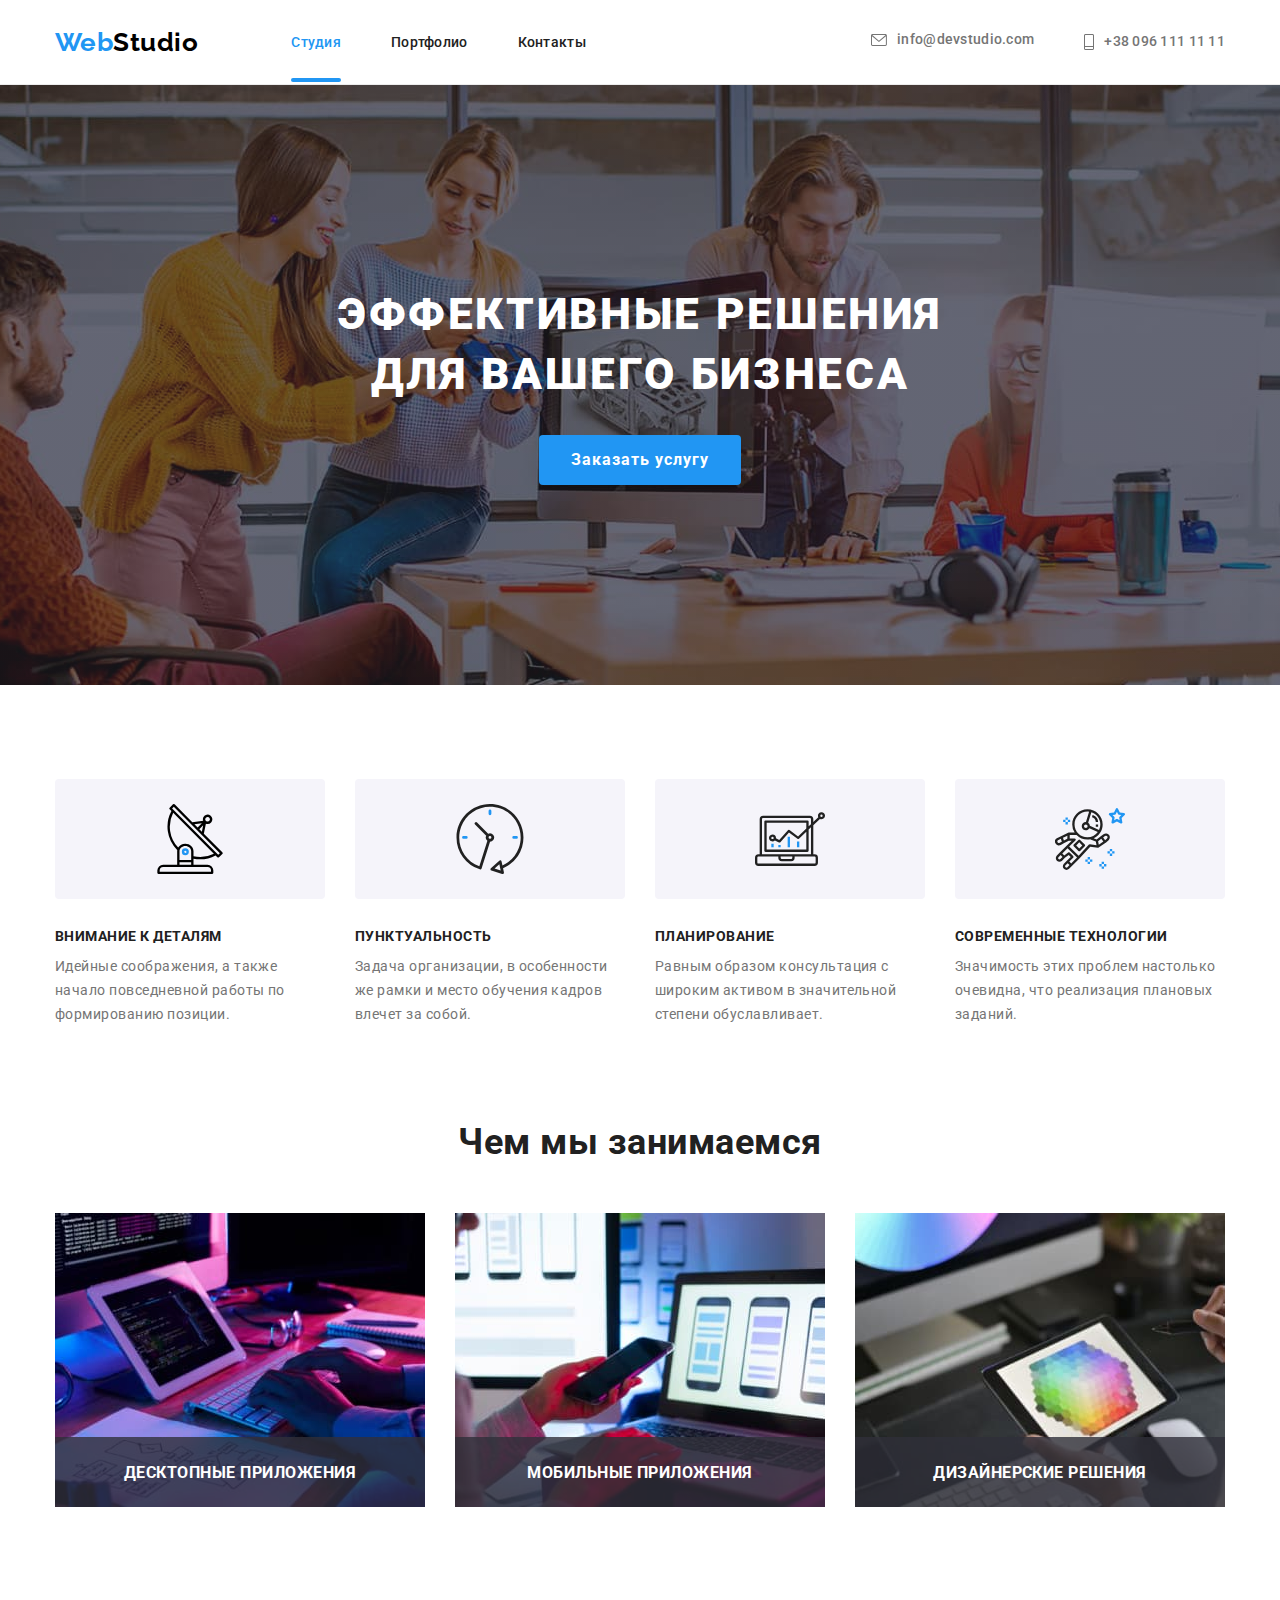
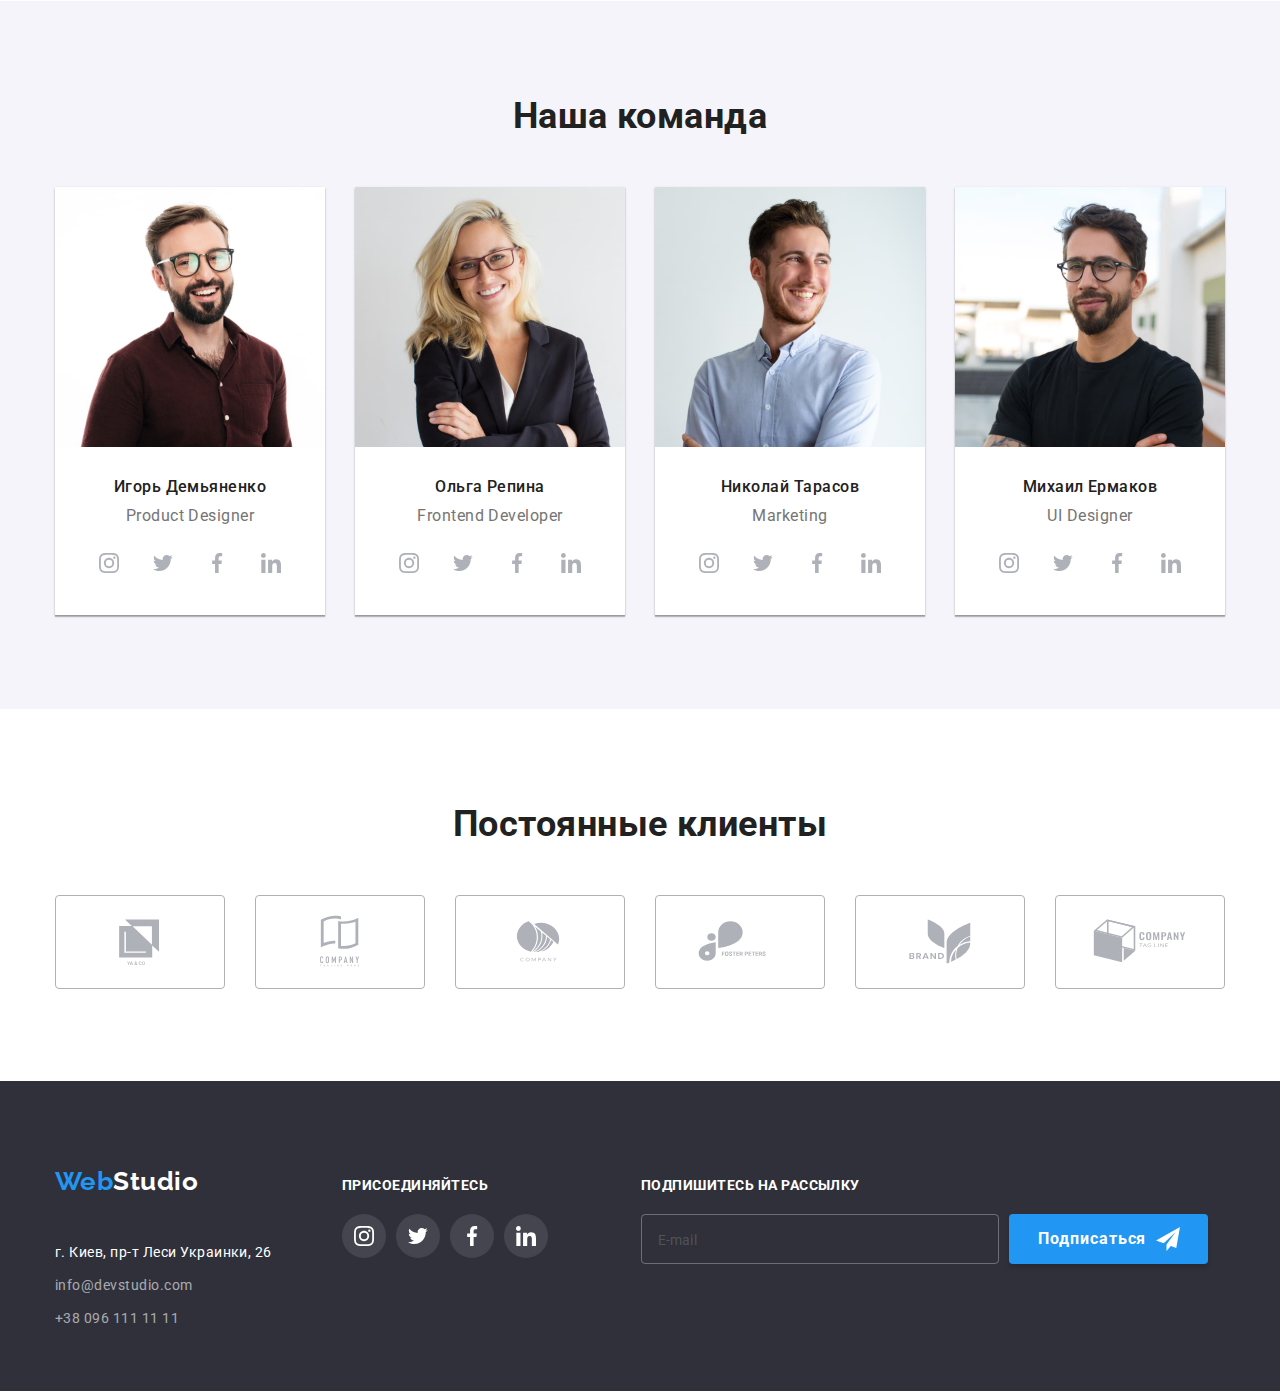
<file: index.html>
<!DOCTYPE html>
<html lang="ru">
<head>
    <meta charset="UTF-8">
    <meta http-equiv="X-UA-Compatible" content="IE=edge">
    <meta name="viewport" content="width=device-width, initial-scale=1.0">
    <title>Студия</title>
    <link rel="preconnect" href="https://fonts.googleapis.com">
    <link rel="preconnect" href="https://fonts.gstatic.com" crossorigin>
    <link href="https://fonts.googleapis.com/css2?family=Raleway:wght@700&family=Roboto:wght@400;500;700;900&display=swap"
        rel="stylesheet">
    <link rel="stylesheet" href="https://cdnjs.cloudflare.com/ajax/libs/modern-normalize/1.1.0/modern-normalize.min.css">
    <link rel="stylesheet" href="./css/styles.css">
</head>
<body>

    <!--Header-->
    <header class="header">
        <div class="container">
            <a class="logo" href="./index.html"><span class="logo-firstpart">Web</span>Studio</a>
            <nav class="header-nav">
                <ul class="header-list list">
                    <li class="nav-item"><a class="nav-link active" href="./index.html">Студия</a></li>
                    <li class="nav-item"><a class="nav-link" href="./portfolio.html">Портфолио</a></li>
                    <li class="nav-item"><a class="nav-link" href="">Контакты</a></li>
                </ul>
            </nav>
            <ul class="header-contacts list">
                <li class="contacts-item">
                    <a class="contacts-link" href="mailto:info@devstudio.com">
                        <svg class="mail-icon">
                            <use href="./images/symbol-defs-optim.svg#icon-envelope"></use>
                        </svg>
                        info@devstudio.com
                    </a>
                </li>
                <li class="contacts-item">
                    <a class="contacts-link" href="tel:+380961111111">
                        <svg class="mob-icon">
                            <use href="./images/symbol-defs-optim.svg#icon-Mob"></use>
                        </svg>
                        +38 096 111 11 11
                    </a>
                </li>
            </ul>
        </div>
    </header>

    <!--Main-->
    <main>

        <!--Hero-->
        <section class="hero section overlay">
            <div class="container">
                <h1 class="hero-title">Эффективные решения для вашего бизнеса</h1>
                <button class="hero-button" type="button" data-modal-open>Заказать услугу</button>
            </div>
        </section>


        <!--Why you have to choose us-->
        
        <section class="about section">
            <div class="container">
                <h2 class="about-title visually-hidden">Почему мы</h2> <!--will be hidden-->
                <ul class="about-list list">
                    <li class="list-box">
                        <div class="icon-box">
                            <svg class="icon">
                                <use href="./images/symbol-defs-optim.svg#icon-antenna"></use>
                            </svg>
                        </div>                        
                        <h3 class="list-title">Внимание к деталям</h3>
                        <p class="list-item">Идейные соображения, а также начало повседневной работы по формированию позиции.</p>
                    </li>

                    <li class="list-box">
                        <div class="icon-box">
                            <svg class="icon">
                                <use href="./images/symbol-defs-optim.svg#icon-Clock"></use>
                            </svg>
                        </div>                    
                        <h3 class="list-title">Пунктуальность</h3>
                        <p class="list-item">Задача организации, в особенности же рамки и место обучения кадров влечет за собой.</p>
                    </li>

                    <li class="list-box">
                        <div class="icon-box">
                            <svg class="icon">
                                <use href="./images/symbol-defs-optim.svg#icon-diagram"></use>
                            </svg>
                        </div>                        
                        <h3 class="list-title">Планирование</h3>
                        <p class="list-item">Равным образом консультация с широким активом в значительной степени обуславливает.</p>
                    </li>

                    <li class="list-box">
                        <div class="icon-box">
                            <svg class="icon">
                                <use href="./images/symbol-defs-optim.svg#icon-astronaut"></use>
                            </svg>
                        </div>                        
                        <h3 class="list-title">Современные технологии</h3>
                        <p class="list-item">Значимость этих проблем настолько очевидна, что реализация плановых заданий.</p>
                    </li>                    
                    
                </ul>
            </div>
        </section>

        <!--What we are doing-->

        <section class="direction section">
            <div class="container">
                <h2 class="direction-title">Чем мы занимаемся</h2>
                <ul class="direction-list list">
                    <li class="list-box">
                        <div class="thumb">
                            <img src="./images/box1.jpg" alt="разработка приложений" width="370">
                            <div class="item-title">
                                <h3>Десктопные приложения</h3>
                            </div>
                        </div>
                    </li>

                    <li class="list-box">
                        <div class="thumb">
                            <img src="./images/box2.jpg" alt="разработка мобильных приложений" width="370">
                            <div class="item-title">
                                <h3>Мобильные приложения</h3>
                            </div>
                        </div>
                    </li>

                    <li class="list-box">
                        <div class="thumb">
                            <img src="./images/box3.jpg" alt="дизайн" width="370">
                            <div class="item-title">
                                <h3>Дизайнерские решения</h3>
                            </div>
                        </div>                        
                    </li>
                </ul>
            </div>
        </section>

        <!--Our team-->

        <section class="team section">
            <div class="container">
                <h2 class="team-title">Наша команда</h2>
                <ul class="team-list list">
                    <li class="list-box">
                        <img class="team-pic" src="./images/img-team1.jpg" alt="Игорь Демьяненко" width="270">
                        <div class="card-description">
                            <h3 class="list-title">Игорь Демьяненко</h3>
                            <p class="list-item" lang="en">Product Designer</p>
                            <ul class="icons-list list">
                                <li class="icons-item">
                                    <a href="" class="box-item">
                                        <svg class="icon">
                                            <use href="./images/symbol-defs-optim.svg#icon-instagram-2"></use>
                                        </svg>
                                    </a>
                                </li>
                                <li class="icons-item">
                                    <a href="" class="box-item">
                                        <svg class="icon" width="20" height="20">
                                            <use href="./images/symbol-defs-optim.svg#icon-Group"></use>
                                        </svg>
                                    </a>
                                </li>
                                <li class="icons-item">
                                    <a href="" class="box-item">
                                        <svg class="icon" width="20" height="20">
                                            <use href="./images/symbol-defs-optim.svg#icon-facebook"></use>
                                        </svg>
                                    </a>
                                </li>
                                <li class="icons-item">
                                    <a href="" class="box-item">
                                        <svg class="icon" width="20" height="20">
                                            <use href="./images/symbol-defs-optim.svg#icon-linkedin-1"></use>
                                        </svg>
                                    </a>
                                </li>
                            </ul>
                        </div>                        
                    </li>

                    <li class="list-box">
                        <img class="team-pic" src="./images/img-team2.jpg" alt="Ольга Репина" width="270">
                        <div class="card-description">
                            <h3 class="list-title">Ольга Репина</h3>
                            <p class="list-item" lang="en">Frontend Developer</p>
                            <ul class="icons-list list">
                                <li class="icons-item">
                                    <a href="" class="box-item">
                                        <svg class="icon">
                                            <use href="./images/symbol-defs-optim.svg#icon-instagram-2"></use>
                                        </svg>
                                    </a>
                                </li>
                                <li class="icons-item">
                                    <a href="" class="box-item">
                                        <svg class="icon" width="20" height="20">
                                            <use href="./images/symbol-defs-optim.svg#icon-Group"></use>
                                        </svg>
                                    </a>
                                </li>
                                <li class="icons-item">
                                    <a href="" class="box-item">
                                        <svg class="icon" width="20" height="20">
                                            <use href="./images/symbol-defs-optim.svg#icon-facebook"></use>
                                        </svg>
                                    </a>
                                </li>
                                <li class="icons-item">
                                    <a href="" class="box-item">
                                        <svg class="icon" width="20" height="20">
                                            <use href="./images/symbol-defs-optim.svg#icon-linkedin-1"></use>
                                        </svg>
                                    </a>
                                </li>
                            </ul>
                        </div>
                    </li>

                    <li class="list-box">
                        <img class="team-pic" src="./images/img-team3.jpg" alt="Николай Тарасов" width="270">
                        <div class="card-description">
                            <h3 class="list-title">Николай Тарасов</h3>
                            <p class="list-item" lang="en">Marketing</p>
                            <ul class="icons-list list">
                                <li class="icons-item">
                                    <a href="" class="box-item">
                                        <svg class="icon">
                                            <use href="./images/symbol-defs-optim.svg#icon-instagram-2"></use>
                                        </svg>
                                    </a>
                                </li>
                                <li class="icons-item">
                                    <a href="" class="box-item">
                                        <svg class="icon" width="20" height="20">
                                            <use href="./images/symbol-defs-optim.svg#icon-Group"></use>
                                        </svg>
                                    </a>
                                </li>
                                <li class="icons-item">
                                    <a href="" class="box-item">
                                        <svg class="icon" width="20" height="20">
                                            <use href="./images/symbol-defs-optim.svg#icon-facebook"></use>
                                        </svg>
                                    </a>
                                </li>
                                <li class="icons-item">
                                    <a href="" class="box-item">
                                        <svg class="icon" width="20" height="20">
                                            <use href="./images/symbol-defs-optim.svg#icon-linkedin-1"></use>
                                        </svg>
                                    </a>
                                </li>
                            </ul>
                        </div>
                    </li>
                    
                    <li class="list-box">
                        <img class="team-pic" src="./images/img-team4.jpg" alt="Михаил Ермаков" width="270">
                        <div class="card-description">
                            <h3 class="list-title">Михаил Ермаков</h3>
                            <p class="list-item" lang="en">UI Designer</p>
                            <ul class="icons-list list">
                                <li class="icons-item">
                                    <a href="" class="box-item">
                                        <svg class="icon">
                                            <use href="./images/symbol-defs-optim.svg#icon-instagram-2"></use>
                                        </svg>
                                    </a>
                                </li>
                                <li class="icons-item">
                                    <a href="" class="box-item">
                                        <svg class="icon" width="20" height="20">
                                            <use href="./images/symbol-defs-optim.svg#icon-Group"></use>
                                        </svg>
                                    </a>
                                </li>
                                <li class="icons-item">
                                    <a href="" class="box-item">
                                        <svg class="icon" width="20" height="20">
                                            <use href="./images/symbol-defs-optim.svg#icon-facebook"></use>
                                        </svg>
                                    </a>
                                </li>
                                <li class="icons-item">
                                    <a href="" class="box-item">
                                        <svg class="icon" width="20" height="20">
                                            <use href="./images/symbol-defs-optim.svg#icon-linkedin-1"></use>
                                        </svg>
                                    </a>
                                </li>
                            </ul>
                        </div>
                    </li>

                </ul>
            </div>
        </section>

        <!--Partners-->

        <section class="partners section">
            <div class="container">
                <h2 class="partners-title">Постоянные клиенты</h2>
                <ul class="partners-list list">
                    <li class="list-item">                       
                        <a href="" class="box-item">
                            <svg class="icon">
                                <use href="./images/symbol-defs-optim.svg#icon-Logo"></use>
                            </svg>
                        </a>                                                
                    </li>

                    <li class="list-item">                        
                        <a href="" class="box-item">
                            <svg class="icon">
                                <use href="./images/symbol-defs-optim.svg#icon-Logo-1"></use>
                            </svg>
                        </a>                        
                    </li>

                    <li class="list-item">                        
                        <a href="" class="box-item">
                            <svg class="icon">
                                <use href="./images/symbol-defs-optim.svg#icon-Logo-2"></use>
                            </svg>
                        </a>                        
                    </li>

                    <li class="list-item">                        
                        <a href="" class="box-item">
                            <svg class="icon">
                                <use href="./images/symbol-defs-optim.svg#icon-Logo-3"></use>
                            </svg>
                        </a>                        
                    </li>

                    <li class="list-item">                        
                        <a href="" class="box-item">
                            <svg class="icon">
                                <use href="./images/symbol-defs-optim.svg#icon-Logo-4"></use>
                            </svg>
                        </a>                        
                    </li>

                    <li class="list-item">                        
                        <a href="" class="box-item">
                            <svg class="icon">
                                <use href="./images/symbol-defs-optim.svg#icon-Logo-5"></use>
                            </svg>
                        </a>                        
                    </li>
                </ul>
            </div>
        </section>

    </main>

    <!--Footer-->

    <footer class="footer">
        <div class="container">

                <!-- Requisites -->

            <div class="requisites">
                <a class="logo" href="./index.html"><span class="logo-firstpart">Web</span><span
                        class="logo-secondpart">Studio</span></a>
                <address class="address">
                    <ul class="address-list list">
                        <li class="list-box"><a class="address-item location" href="https://goo.gl/maps/s8NR3Wxpw5gGEiD7A"
                                target="_blank" rel="noreferrer">г. Киев, пр-т Леси Украинки, 26</a></li>
                        <li class="list-box"><a class="address-item" href="mailto:info@devstudio.com">info@devstudio.com</a></li>
                        <li class="list-box"><a class="address-item" href="tel:+380961111111">+38 096 111 11 11</a></li>
                    </ul>
                </address>
            </div>

                <!-- Add to us -->

            <div class="add">
                <h2 class="add-title">присоединяйтесь</h2>
                <ul class="add-list list">
                    <li class="list-item">
                        <a href="" class="box-item">
                            <svg class="icon">
                                <use href="./images/symbol-defs-optim.svg#icon-instagram-2"></use>
                            </svg>
                        </a>                        
                    </li>
                    <li class="list-item">
                        <a href="" class="box-item">
                            <svg class="icon">
                                <use href="./images/symbol-defs-optim.svg#icon-Group"></use>
                            </svg>
                        </a>                        
                    </li>
                    <li class="list-item">
                        <a href="" class="box-item">
                            <svg class="icon">
                                <use href="./images/symbol-defs-optim.svg#icon-facebook"></use>
                            </svg>
                        </a>                        
                    </li>
                    <li class="list-item">
                        <a href="" class="box-item">
                            <svg class="icon">
                                <use href="./images/symbol-defs-optim.svg#icon-linkedin-1"></use>
                            </svg>
                        </a>                        
                    </li>
                </ul>
            </div>

                <!-- Subscribe -->
                
            <div class="subscribe">
                <h2 class="subscribe-title">Подпишитесь на рассылку</h2>
                <form name="subscribe" autocomplete="on" class="subscribe-form">
                    <input type="email" name="email" placeholder="E-mail" class="subscribe-input">
                    <button class="subscribe-button" type="submit">
                        Подписаться
                        <svg class="subscribe-icon" width="24" height="24">
                            <use href="./images/hw-6/symbol-defs-opt.svg#icon-icon-send"></use>
                        </svg>
                    </button>                 
                </form>
            </div>

        </div>        
    </footer>

    <div class="drop-bg is-hidden" data-modal>
        <div class="modal">
            <button class="button" type="button" data-modal-close>
                <svg class="cross">
                    <use href="./images/hw-5/symbol-defs-opt.svg#icon-close"></use>
                </svg>
            </button>

            <h2 class="modal-title">Оставьте свои данные, мы вам перезвоним</h2>

                <!-- FORM -->

            <form class="modal-form" name="modal">
                <div class="form-item">
                    <label class="form-label">
                        Имя
                        <span class="form-box">
                            <svg class="modal-icon" width="18" height="18">
                                <use href="./images/hw-6/symbol-defs-opt.svg#icon-person-black"></use>
                            </svg>
                            <input class="modal-input" type="text" name="name">
                        </span>
                        
                    </label>
                </div>
                
                <div class="form-item">
                    <label class="form-label">
                        Телефон
                        <span class="form-box">
                            <svg class="modal-icon" width="18" height="18">
                                <use href="./images/hw-6/symbol-defs-opt.svg#icon-phone-black"></use>
                            </svg>
                            <input class="modal-input" type="tel" name="tel">
                        </span>                        
                    </label>
                </div>
                
                <div class="form-item">
                    <label class="form-label">
                        Почта
                        <span class="form-box">
                            <svg class="modal-icon" width="18" height="18">
                                <use href="./images/hw-6/symbol-defs-opt.svg#icon-email-black"></use>
                            </svg>
                            <input class="modal-input" type="email" name="email">
                        </span>                        
                    </label>
                </div>
                
                <div class="form-item comment">
                    <label class="form-label comment-label">
                        Комментарий
                        <textarea class="modal-input comment-input" name="feedback" rows="6" placeholder="Введите текст"></textarea>
                    </label>
                </div>
                
                <label class="label-check">                    
                    <input class="input-cneck" type="checkbox" name="agreement" value="agree">
                    <svg class="check-icon" width="16" height="15">
                        <use href="./images/hw-6/symbol-defs-opt.svg#icon-check"></use>
                    </svg>
                    Соглашаюсь с рассылкой и принимаю &nbsp;
                    <a class="check-link" href="">Условия договора</a>
                </label>

                <button class="form-button" type="submit"><span class="button-text">Отправить</span></button>
            </form>
        </div>        
    </div>

    <script src="./js/modal.js"></script>

</body>
</html>
</file>
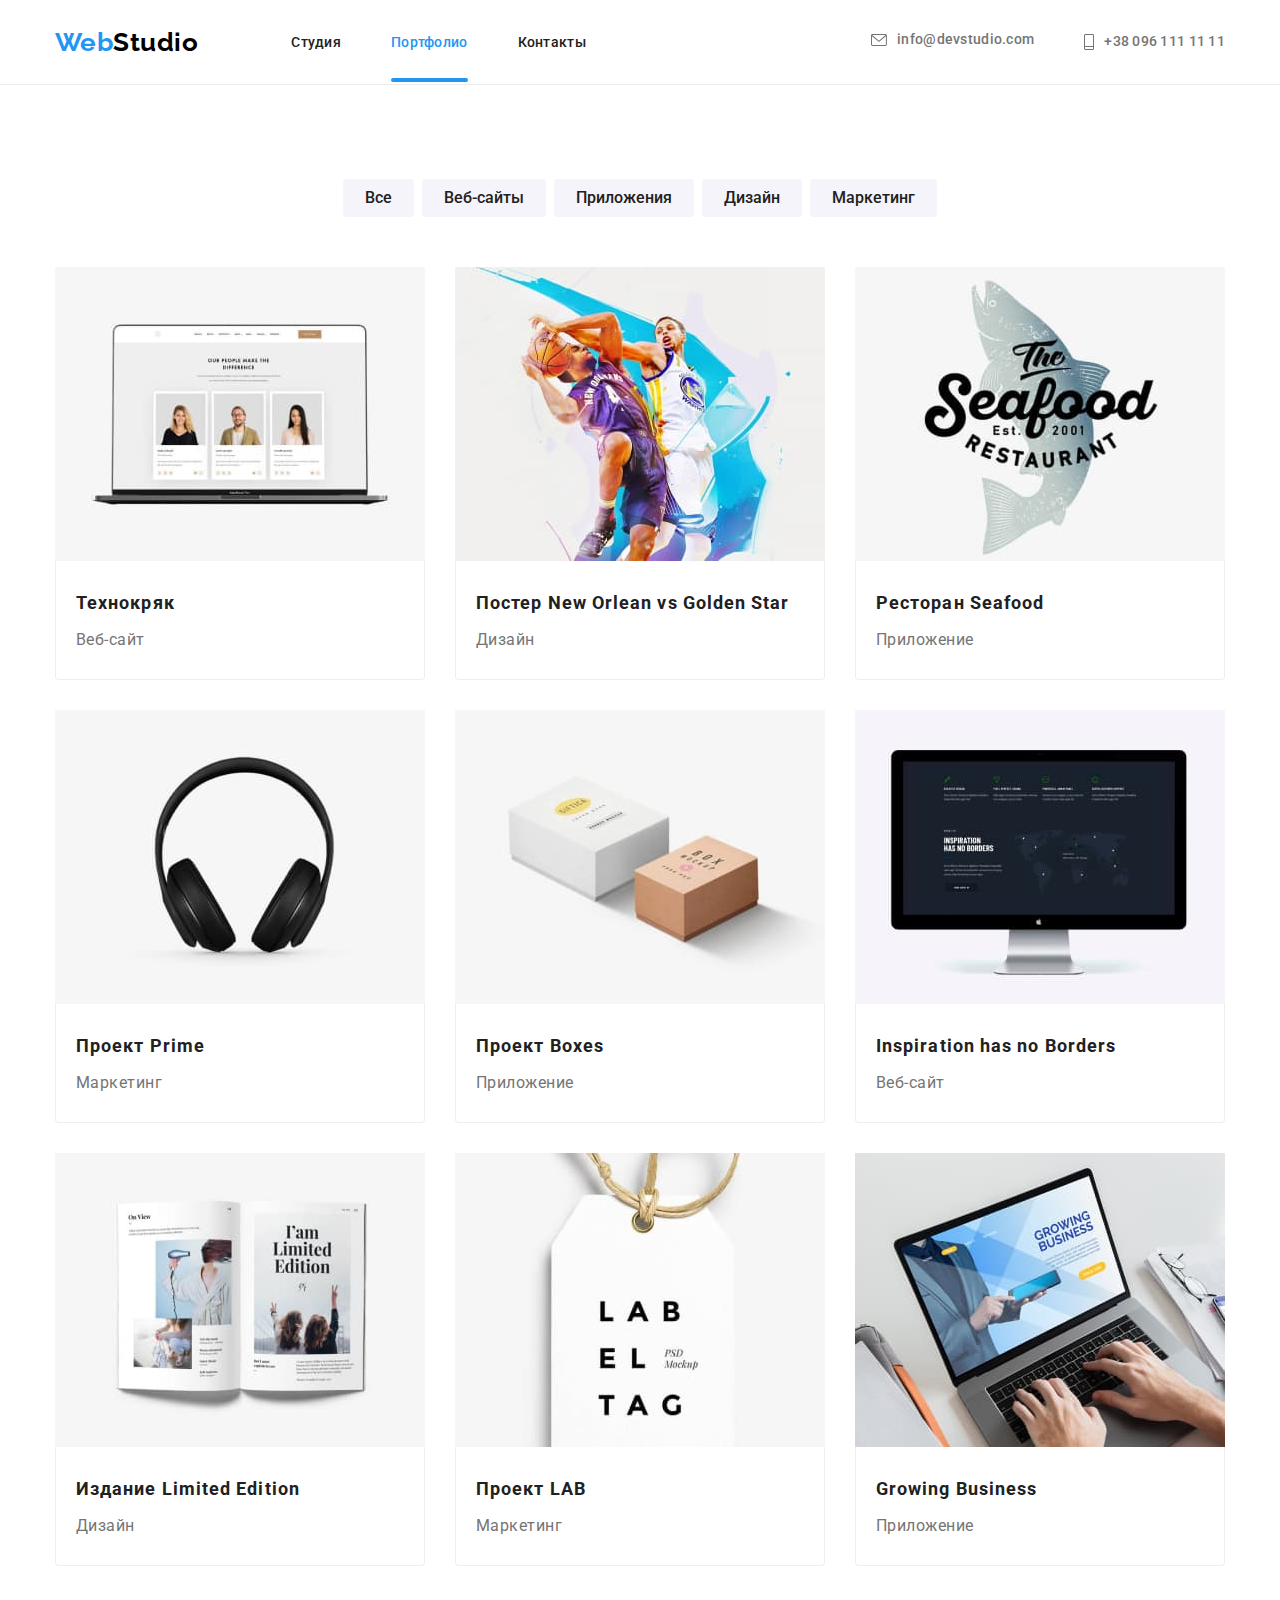
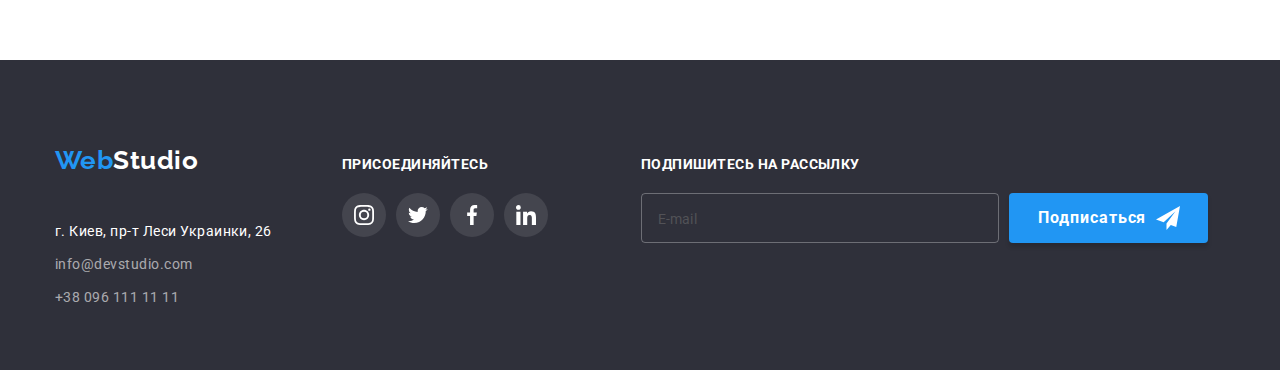
<file: portfolio.html>
<!DOCTYPE html>
<html lang="ru">

<head>
    <meta charset="UTF-8">
    <meta http-equiv="X-UA-Compatible" content="IE=edge">
    <meta name="viewport" content="width=device-width, initial-scale=1.0">
    <title>Портфолио</title>
    <link rel="preconnect" href="https://fonts.googleapis.com">
    <link rel="preconnect" href="https://fonts.gstatic.com" crossorigin>
    <link href="https://fonts.googleapis.com/css2?family=Raleway:wght@700&family=Roboto:wght@400;500;700;900&display=swap"
        rel="stylesheet">
    <link rel="stylesheet" href="https://cdnjs.cloudflare.com/ajax/libs/modern-normalize/1.1.0/modern-normalize.min.css">
    <link rel="stylesheet" href="./css/styles.css">
</head>

<body>

    <!--Header-->
    <header class="header">
        <div class="container">
            <a class="logo" href="./index.html"><span class="logo-firstpart">Web</span>Studio</a>
            <nav class="header-nav">
                <ul class="header-list list">
                    <li class="nav-item"><a class="nav-link" href="./index.html">Студия</a></li>
                    <li class="nav-item"><a class="nav-link active" href="./portfolio.html">Портфолио</a></li>
                    <li class="nav-item"><a class="nav-link" href="">Контакты</a></li>
                </ul>
            </nav>
            <ul class="header-contacts list">
                <li class="contacts-item">
                    <a class="contacts-link" href="mailto:info@devstudio.com">
                        <svg class="mail-icon">
                            <use href="./images/symbol-defs-optim.svg#icon-envelope"></use>
                        </svg>
                        info@devstudio.com
                    </a>
                </li>
                <li class="contacts-item">
                    <a class="contacts-link" href="tel:+380961111111">
                        <svg class="mob-icon">
                            <use href="./images/symbol-defs-optim.svg#icon-Mob"></use>
                        </svg>
                        +38 096 111 11 11
                    </a>
                </li>
            </ul>
        </div>
    </header>

    <!--Main-->
    <main>

        <!--Portfolio main section-->
        
        <section class="portfolio section">

            <div class="container">
                <h1 class="portfolio-title visually-hidden">Portfolio</h1>
                <!--will be hidden - there is no on layout-->
                
                <ul class="portfolio-buttons list">
                    <li class="list-box"><button class="list-button" type="button">Все</button></li>
                    <li class="list-box"><button class="list-button" type="button">Веб-сайты</button></li>
                    <li class="list-box"><button class="list-button" type="button">Приложения</button></li>
                    <li class="list-box"><button class="list-button" type="button">Дизайн</button></li>
                    <li class="list-box"><button class="list-button" type="button">Маркетинг</button></li>
                </ul>
                
                <ul class="portfolio-list list">
                    <li class="portfolio-card">                        
                        <a class="portfolio-link" href="">
                            <div class="thumb">
                                <img src="./images/img-portfolio-one.jpg" alt="Веб-сайт Технокряк" width="370">
                                <div class="image-description">
                                    <p>Ресурс предлагает комплексные предложения с разным уровнем функционала и сервисов. Все это позволит
                                        посетителю получить
                                        исчерпывающие сведения о компании или частном лице.
                                    </p>
                                </div>
                            </div>                            
                            
                            <div class="card-description">
                                <h2 class="list-title">Технокряк</h2>
                                <p class="list-item">Веб-сайт</p>
                            </div>
                        </a>                        
                    </li>

                    <li class="portfolio-card">
                        <a class="portfolio-link" href="">
                            <div class="thumb">
                                <img src="./images/img-portfolio-two.jpg" alt="Дизайн Постера New Orlean vs Golden Star" width="370">
                                <div class="image-description">
                                    <p>Ресурс предлагает комплексные предложения с разным уровнем функционала и сервисов. Все это позволит
                                        посетителю получить
                                        исчерпывающие сведения о компании или частном лице.
                                    </p>
                                </div>
                            </div>                            
                            <div class="card-description">
                                <h2 class="list-title">Постер <span lang="en">New Orlean vs Golden Star</span></h2>
                                <p class="list-item">Дизайн</p>
                            </div>
                        </a>                                               
                    </li>

                    <li class="portfolio-card">
                        <a class="portfolio-link" href="">
                            <div class="thumb">
                                <img src="./images/img-portfolio-three.jpg" alt="Приложение Ресторан Seafood" width="370">
                                <div class="image-description">
                                    <p>Ресурс предлагает комплексные предложения с разным уровнем функционала и сервисов. Все это позволит
                                        посетителю получить
                                        исчерпывающие сведения о компании или частном лице.
                                    </p>
                                </div>
                            </div>
                            <div class="card-description">
                                <h2 class="list-title">Ресторан <span lang="en">Seafood</span></h2>
                                <p class="list-item">Приложение</p>
                            </div>
                        </a>                        
                    </li>

                    <li class="portfolio-card">
                        <a class="portfolio-link" href="">
                            <div class="thumb">
                                <img src="./images/img-portfolio-four.jpg" alt="Маркетинг Проект Prime" width="370">
                                <div class="image-description">
                                    <p>Ресурс предлагает комплексные предложения с разным уровнем функционала и сервисов. Все это позволит
                                        посетителю получить
                                        исчерпывающие сведения о компании или частном лице.
                                    </p>
                                </div>
                            </div>
                            <div class="card-description">
                                <h2 class="list-title">Проект <span lang="en">Prime</span></h2>
                                <p class="list-item">Маркетинг</p>
                            </div>
                        </a>                        
                    </li>

                    <li class="portfolio-card">
                        <a class="portfolio-link" href="">
                            <div class="thumb">
                                <img src="./images/img-portfolio-five.jpg" alt="Приложение Проект Boxes" width="370">
                                <div class="image-description">
                                    <p>Ресурс предлагает комплексные предложения с разным уровнем функционала и сервисов. Все это позволит
                                        посетителю получить
                                        исчерпывающие сведения о компании или частном лице.
                                    </p>
                                </div>
                            </div>
                            <div class="card-description">
                                <h2 class="list-title">Проект <span lang="en">Boxes</span></h2>
                                <p class="list-item">Приложение</p>
                            </div>
                        </a>                        
                    </li>

                    <li class="portfolio-card">
                        <a class="portfolio-link" href="">
                            <div class="thumb">
                                <img src="./images/img-portfolio-six.jpg" alt="Веб-сайт Inspiration has no Borders" width="370">
                                <div class="image-description">
                                    <p>Ресурс предлагает комплексные предложения с разным уровнем функционала и сервисов. Все это позволит
                                        посетителю получить
                                        исчерпывающие сведения о компании или частном лице.
                                    </p>
                                </div>
                            </div>
                            <div class="card-description">
                                <h2 class="list-title" lang="en">Inspiration has no Borders</h2>
                                <p class="list-item">Веб-сайт</p>
                            </div>
                        </a>                        
                    </li>

                    <li class="portfolio-card">
                        <a class="portfolio-link" href="">
                            <div class="thumb">
                                <img src="./images/img-portfolio-seven.jpg" alt="Дизайн Издания Limited Edition" width="370">
                                <div class="image-description">
                                    <p>Ресурс предлагает комплексные предложения с разным уровнем функционала и сервисов. Все это позволит
                                        посетителю получить
                                        исчерпывающие сведения о компании или частном лице.
                                    </p>
                                </div>
                            </div>
                            <div class="card-description">
                                <h2 class="list-title">Издание <span lang="en">Limited Edition</span></h2>
                                <p class="list-item">Дизайн</p>
                            </div>
                        </a>                        
                    </li>

                    <li class="portfolio-card">
                        <a class="portfolio-link" href="">
                            <div class="thumb">
                                <img src="./images/img-portfolio-eight.jpg" alt="Маркетинг Проект LAB" width="370">
                                <div class="image-description">
                                    <p>Ресурс предлагает комплексные предложения с разным уровнем функционала и сервисов. Все это позволит
                                        посетителю получить
                                        исчерпывающие сведения о компании или частном лице.
                                    </p>
                                </div>
                            </div>
                            <div class="card-description">
                                <h2 class="list-title">Проект <span lang="en">LAB</span></h2>
                                <p class="list-item">Маркетинг</p>
                            </div>
                        </a>                        
                    </li>

                    <li class="portfolio-card">
                        <a class="portfolio-link" href="">
                            <div class="thumb">
                                <img src="./images/img-portfolio-nine.jpg" alt="Приложение Growing Business" width="370">
                                <div class="image-description">
                                    <p>Ресурс предлагает комплексные предложения с разным уровнем функционала и сервисов. Все это позволит
                                        посетителю получить
                                        исчерпывающие сведения о компании или частном лице.
                                    </p>
                                </div>
                            </div>
                            <div class="card-description">
                                <h2 class="list-title" lang="en">Growing Business</h2>
                                <p class="list-item">Приложение</p>
                            </div>
                        </a>                        
                    </li>
                </ul>
            </div>

        </section>

    </main>

    <!--Footer-->

    <footer class="footer">
        <div class="container">
    
            <!-- Requisites -->
    
            <div class="requisites">
                <a class="logo" href="./index.html"><span class="logo-firstpart">Web</span><span
                        class="logo-secondpart">Studio</span></a>
                <address class="address">
                    <ul class="address-list list">
                        <li class="list-box"><a class="address-item location" href="https://goo.gl/maps/s8NR3Wxpw5gGEiD7A"
                                target="_blank" rel="noreferrer">г. Киев, пр-т Леси Украинки, 26</a></li>
                        <li class="list-box"><a class="address-item" href="mailto:info@devstudio.com">info@devstudio.com</a>
                        </li>
                        <li class="list-box"><a class="address-item" href="tel:+380961111111">+38 096 111 11 11</a></li>
                    </ul>
                </address>
            </div>
    
            <!-- Add to us -->
    
            <div class="add">
                <h2 class="add-title">присоединяйтесь</h2>
                <ul class="add-list list">
                    <li class="list-item">
                        <a href="" class="box-item">
                            <svg class="icon">
                                <use href="./images/symbol-defs-optim.svg#icon-instagram-2"></use>
                            </svg>
                        </a>
                    </li>
                    <li class="list-item">
                        <a href="" class="box-item">
                            <svg class="icon">
                                <use href="./images/symbol-defs-optim.svg#icon-Group"></use>
                            </svg>
                        </a>
                    </li>
                    <li class="list-item">
                        <a href="" class="box-item">
                            <svg class="icon">
                                <use href="./images/symbol-defs-optim.svg#icon-facebook"></use>
                            </svg>
                        </a>
                    </li>
                    <li class="list-item">
                        <a href="" class="box-item">
                            <svg class="icon">
                                <use href="./images/symbol-defs-optim.svg#icon-linkedin-1"></use>
                            </svg>
                        </a>
                    </li>
                </ul>
            </div>
    
            <!-- Subscribe -->
    
            <div class="subscribe">
                <h2 class="subscribe-title">Подпишитесь на рассылку</h2>
                <form name="subscribe" autocomplete="on" class="subscribe-form">
                    <input type="email" name="email" placeholder="E-mail" class="subscribe-input">
                    <button class="subscribe-button" type="submit">
                        <span class="button-text">Подписаться</span>
                        <svg class="subscribe-icon" width="24" height="24">
                            <use href="./images/hw-6/symbol-defs-opt.svg#icon-icon-send"></use>
                        </svg>
                    </button>
                </form>
            </div>
    
        </div>
    </footer>

</body>

</html>
</file>
<file: css/styles.css>
html {
    box-sizing: border-box;
}

/* *,
*::before,
*::after {
    box-sizing: inherit;
} */

:root {    
    --accent-color: #2196F3;
    --main-text-color: #757575;
    --head-text-color: #212121;
}

body {       
    color: var(--main-text-color);

    font-family: Roboto, sans-serif;
    letter-spacing: 0.03em;     

}

.section {
    
    padding-top: 94px;
    padding-bottom: 94px;
}

.container{
    width: 1200px;    
    padding-left: 15px;
    padding-right: 15px;
    margin: 0 auto;
}

.list {
    list-style: none;

    padding: 0;
    margin: 0;
}

h1,
h2,
h3,
h4,
h5,
h6,
p {
    margin: 0;
}

/* Header */

.header {
    border-bottom: 1px solid #ececec;
    
}

.header .container {
    display: flex;
    align-items: center;    
}
    

    /* Logo */

.logo,
.logo-firstpart {
    color: #000000;

    padding-top: 25px;
    padding-bottom: 24px;

    font-family: Raleway, sans-serif;
    font-weight: 700;
    font-size: 26px;
    line-height: 1.19;
    text-decoration: none;    
}

.logo-firstpart {
    color: var(--accent-color);
}

    /* Navigation + Contacts */

.header .header-list {
    display: flex;    
}

.header .header-contacts {
    display: flex;
    margin-left: auto;
}

.header .nav-item:not(.header .nav-item:last-child), 
.header .contacts-item:not(.header .contacts-item:last-child) {
    margin-right: 50px;
}

.header-nav {
    margin-left: 93px;
}

.header .nav-link, 
.header .contacts-link {
    padding-top: 32px;
    padding-bottom: 32px;

    color: var(--head-text-color);    

    font-weight: 500;
    font-size: 14px;
    line-height: 1.14;
    letter-spacing: 0.02em;
    text-decoration: none;

    transition: fill 250ms cubic-bezier(0.4, 0, 0.2, 1),
                color 250ms cubic-bezier(0.4, 0, 0.2, 1);
}

.header .nav-link:hover, 
.header .nav-link:focus, 
.header .contacts-link:hover, 
.header .contacts-link:focus {
    color: var(--accent-color);
    fill: var(--accent-color);    
}

.header .nav-link {
    position: relative;
}

.header .nav-link::after {
    content: '';
    position: absolute;
    display: block;
    width: 100%;
    height: 4px;
    background-color: var(--accent-color);
    border-radius: 2px;
    bottom: 0;
    opacity: 0;
}

.header .contacts-link {
    display: flex;
    align-items: center;
    color: inherit;
    fill: var(--main-text-color);
}

.header .nav-link.active {
    color: var(--accent-color);    
}

.header .nav-link.active::after {
    opacity: 1;
}

.mail-icon {
    width: 16px;
    height: 12px;    

    margin-right: 10px;    
}

.mob-icon {
    width: 10px;
    height: 20px;

    margin-right: 10px;    
}


/* Hero */

.hero {
    background-color: #C4C4C4;

    max-width: 1600px;
    height: 600px;
    margin-left: auto;
    margin-right: auto;

    background-image: linear-gradient(rgba(47, 48, 58, 0.4), rgba(47, 48, 58, 0.4)), url(../images/heroimg.jpg);
    background-repeat: no-repeat;
    background-size: cover;
    background-position: center;

    text-align: center;    
    padding-top: 200px;
    padding-bottom: 200px;    
}

.hero-title {    
    color: #ffffff;

    font-weight: 900;
    font-size: 44px;
    line-height: 1.36;
    text-align: center;
    letter-spacing: 0.06em;
    text-transform: uppercase;

    width: 696px;
    margin-left: auto;
    margin-right: auto; 
    margin-bottom: 30px;
}

.hero-button {
    background-color: var(--accent-color);
    color: #ffffff;

    font-family: inherit;
    font-weight: 700;
    font-size: 16px;
    line-height: 1.88;    
    letter-spacing: 0.06em;

    cursor: pointer;

    padding: 10px 32px;    
    border: none;
    box-shadow: 0px 4px 4px rgba(0, 0, 0, 0.15);
    border-radius: 4px;

    transition: background-color 250ms cubic-bezier(0.4, 0, 0.2, 1);
}

.hero-button:hover, 
.hero-button:focus {
    background-color: #188CE8;    
}

/* Why you have to choose us -- about */

.about {
    padding-bottom: 0;
}

/* h2 - hide */

.visually-hidden {
    position: absolute;
    width: 1px;
    height: 1px;
    margin: -1px;
    border: 0;
    padding: 0;

    white-space: nowrap;
    clip-path: inset(100%);
    clip: rect(0 0 0 0);
    overflow: hidden;
}

.about-list {
    display: flex;  
     /* in case if more items will be added */
    flex-wrap: wrap; 
}

.about .list-box:not(.about .list-box:nth-child(4n)) {
    margin-right: 30px;    
}

.about .list-box{
    width: calc((100% - 90px) / 4);
}

.about .icon-box {
    display: flex;   
    height: 120px;
    margin-bottom: 30px;
    align-items: center;
    justify-content: center;   

    background-color: #F5F4FA;
    border-radius: 4px;
}

.about .icon {
    width: 70px;
    height: 70px;    
}

.about .list-title {
    color: var(--head-text-color);
    
    font-size: 14px;
    line-height: 1.14;    
    text-transform: uppercase;
    
    margin-bottom: 10px;
}

.about .list-item {    
    font-size: 14px;
    line-height: 1.71;   
}

/* What we are doing -- direction */

.direction-list {
    display: flex;
    flex-wrap: wrap;
}

.direction .list-box:not(.direction .list-box:nth-child(3n)) {
    margin-right: 30px;
}

.direction .list-box {
    width: calc((100% - 60px) / 3);
}

.direction-title, 
.team-title,
.partners-title {
    color: var(--head-text-color);
    
    font-size: 36px;
    line-height: 1.17;
    text-align: center;

    margin-bottom: 50px;
}

.direction .thumb {
    position: relative;
}

.direction .item-title {
    position: absolute;
    bottom: 0;
    
    width: 100%;
    height: 70px;
    padding-top: 27px;
    padding-bottom: 27px;

    font-size: 14px;
    line-height: 1.14;
    text-align: center;    
    text-transform: uppercase;
    
    color: #FFFFFF;    
    background-color: rgba(47, 48, 58, 0.8);
}

/* < Our team -- team */

/* .team-title - added to direction-title */

.team {
    background-color: #F5F4FA;    
}

.team-list {
    display: flex;
    flex-wrap: wrap;
}

.team .list-box:not(.team .list-box:nth-child(4n)) {
    margin-right: 30px;
}

.team .list-box {
    width: calc((100% - 90px) / 4);

    background-color: #ffffff;
    box-shadow: 0px 1px 3px rgba(0, 0, 0, 0.12), 0px 1px 1px rgba(0, 0, 0, 0.14), 0px 2px 1px rgba(0, 0, 0, 0.2);
}

.team .card-description{    
    padding: 30px 32px;
}

.team .list-title {
    color: var(--head-text-color);

    font-weight: 500;

    margin-bottom: 10px;
}

.team .list-title, 
.team .list-item {
    font-size: 16px;
    line-height: 1.19;
    text-align: center;
}

.team .list-item {
    margin-bottom: 16px;
}

.team .icons-list {
    display: flex;    
        
}

.team .icons-item {   
    width: calc((100% - 30px) / 4);
    height: 44px;    
}

.team .icons-item:not(.team .icons-item:nth-child(4)) {
    margin-right: 10px;
}

.team .box-item {
    display: flex;
    padding: 12px;
    border-radius: 50%;
    fill: #afb1b8;

    transition: background-color 250ms cubic-bezier(0.4, 0, 0.2, 1),
                fill 250ms cubic-bezier(0.4, 0, 0.2, 1);
}

.team .box-item:hover,
.team .box-item:focus {
    background-color: var(--accent-color);
    fill: #ffffff;    
}

.team .icon {
    width: 20px;
    height: 20px;     
}


/* Partners */

.partners-list {
    display: flex;
}

.partners .list-item {
    width: calc((100% - 150px) / 6);
    height: 92px;   
}

.partners .list-item:not(.partners .list-item:nth-child(6)) {
    margin-right: 30px;
}

.partners .box-item {    
    display: flex;
    padding: 16px 32px;
    
    border: 1px solid #AFB1B8;
    border-radius: 4px;
    
    fill: #AFB1B8;

    transition: fill 250ms cubic-bezier(0.4, 0, 0.2, 1),
                border 250ms cubic-bezier(0.4, 0, 0.2, 1);
}

.partners .icon {
    width: 106px;
    height: 60px;
}

.partners .box-item:hover, 
.partners .box-item:focus {
    fill: var(--accent-color);
    border: 1px solid var(--accent-color);                
    }

/* Footer */

.footer {
    background-color: #2F303A;
    
    padding-top: 60px;
    padding-bottom: 60px;
}

.footer .container {
    display: flex;
    align-items: baseline;
}

.footer .logo {
    display: inline-block;
    margin-top: 0;
    margin-bottom: 20px;
}

.logo-secondpart{
    color: #ffffff;
}

.footer .list-box:not(.footer .list-box:last-child) {
    margin-bottom: 9px;
}

.footer .address-item {    
    color: rgba(255, 255, 255, 0.6);    

    font-size: 14px;
    font-style: normal;
    line-height: 1.71;
    text-decoration: none;    
}

.address-item.location {
    color: #ffffff;
}

.requisites {
    margin-right: 70px;
}

.footer .add {
    width: 206px;
    height: 80px;

    margin-right: 93px;
}

.footer .add-title {
    font-size: 14px;
    line-height: 1.14;    
    text-transform: uppercase;
    margin-bottom: 20px;

    color: #FFFFFF;
}

.add-list {
    display: flex;
    width: 206px;
    height: 44px;
}

.footer .list-item {
    width: 44px;
    height: 44px;    
}

.footer .list-item:not(.footer .list-item:last-child) {
    margin-right: 10px;
}

.footer .box-item {
    display: flex;
    padding: 12px;
    border-radius: 50%;
    background-color: rgba(255, 255, 255, 0.1);

    transition: background-color 250ms cubic-bezier(0.4, 0, 0.2, 1);
}

.footer .box-item:hover, 
.footer .box-item:focus {
    background-color: var(--accent-color);    
}

.footer .icon {
    width: 20px;
    height: 20px;

    fill: #FFFFFF;

}

.subscribe-title {    
    font-size: 14px;
    line-height: 1.14;    
    text-transform: uppercase;

    margin-bottom: 20px;

    color: #FFFFFF;
}

.subscribe-form {
    display: flex;   
}

.subscribe-input {
    width: 358px;
    height: 50px;

    color: #fff;

    margin-right: 10px;
    padding: 15px 16px;
    border: 1px solid rgba(255, 255, 255, 0.3);
    border-radius: 4px;
    background-color: transparent;
}

.subscribe-button {
    display: flex;
    align-items: center;
    justify-content: center;
   
    padding-top: 10px;
    padding-right: 28px;
    padding-bottom: 10px;
    padding-left: 29px;

    font-weight: 700;
    font-size: 16px;
    line-height: 1.88;
    letter-spacing: 0.06em;

    color: #FFFFFF;

    background-color: var(--accent-color);
    border: none;
    box-shadow: 0px 4px 4px rgba(0, 0, 0, 0.15);
    border-radius: 4px;
    cursor: pointer;
}

.subscribe-icon {    
    margin-left: 10px;    
}

/* Portfolio */

.portfolio-buttons {
    display: flex;
    justify-content: center;    
    margin-bottom: 50px;
}

.portfolio-buttons .list-box:not(.portfolio-buttons .list-box:last-child) {
    margin-right: 8px;
}

.portfolio-list {
    display: flex;
    flex-wrap: wrap;
}

.portfolio .list-button {
    background-color: #F5F4FA;
    color: var(--head-text-color);

    font-family: inherit;
    font-weight: 500;
    font-size: 16px;
    line-height: 1.62;
    text-align: center;

    cursor: pointer;

    padding: 6px 22px;
    border: none;
    border-radius: 4px;

    transition: background-color 250ms cubic-bezier(0.4, 0, 0.2, 1),
                color 250ms cubic-bezier(0.4, 0, 0.2, 1),
                box-shadow 250ms cubic-bezier(0.4, 0, 0.2, 1);
}

.portfolio .list-button:hover,
.portfolio .list-button:focus {
    background-color: var(--accent-color);
    color: #ffffff;
    box-shadow: 0px 3px 1px rgba(0, 0, 0, 0.1), 0px 1px 2px rgba(0, 0, 0, 0.08), 0px 2px 2px rgba(0, 0, 0, 0.12);
}

.portfolio-card {    
    width: calc((100% - 60) / 3);    
}

.portfolio-card:not(.portfolio-card:nth-child(3n)) {
    margin-right: 30px;
}

.portfolio-card:not(:nth-last-child(-n + 3)) {
    margin-bottom: 30px;
}

.portfolio-link {    
    display: block;
    text-decoration: none;

    transition: box-shadow 250ms cubic-bezier(0.4, 0, 0.2, 1);
}

.portfolio-link:hover, 
.portfolio-link:focus {   
    box-shadow: 0px 1px 1px rgba(0, 0, 0, 0.12),
            0px 4px 4px rgba(0, 0, 0, 0.06),
            1px 4px 6px rgba(0, 0, 0, 0.16);        
    }

img {
    display: block;
}

.portfolio .thumb {
    position: relative;
    overflow: hidden;
}

.portfolio .image-description {
    position: absolute;
    top: 100%;
    left: 0;
        
    width: 100%;
    height: 100%;
    padding: 63px 24px;

    font-size: 18px;
    line-height: 1.56;  
    
    background-color: rgba(33, 150, 243, 0.9);
     color: #FFFFFF;

    transform: translateY(0);
    transition: transform 250ms cubic-bezier(0.4, 0, 0.2, 1);
    }

.portfolio-link:hover .image-description, 
.portfolio-link:focus .image-description {
    transform: translateY(-100%);
}

.portfolio .card-description {
    padding: 24px 20px;
    border-left: 1px solid #EEEEEE;
    border-right: 1px solid #EEEEEE;
    border-bottom: 1px solid #EEEEEE;
    border-radius: 0px 0px 4px 4px;
}

.portfolio .list-title{
    color: var(--head-text-color);

    font-size: 18px;
    line-height: 2;   
    letter-spacing: 0.06em;
    
    margin-bottom: 4px;    
}

.portfolio .list-item {
    color: var(--main-text-color);
    font-size: 16px;
    line-height: 1.88;
    
}

/* Modal window */

.drop-bg {
    position: fixed;
    top: 0;
    left: 0;

    width: 100%;
    height: 100%;

    background-color: rgba(0, 0, 0, 0.2);
    
    opacity: 1;
    transition: opacity 250ms cubic-bezier(0.4, 0, 0.2, 1), 
                visibility 250ms cubic-bezier(0.4, 0, 0.2, 1);
}

.drop-bg.is-hidden {
    opacity: 0;    
    pointer-events: none;
    visibility: hidden;
}

.drop-bg.is-hidden .modal {
    transform: translate(-50%, -50%) scale(0.9);
}

.modal {
    position: absolute;
    top: 50%;
    left: 50%;
    transform: translate(-50%, -50%) scale(1);

    width: 528px;
    height: 581px;
    padding-top: 40px;
    padding-bottom: 40px;
    padding-left: 41px;
    padding-right: 39px;

    background-color: #fff;
    box-shadow: 0px 1px 3px rgba(0, 0, 0, 0.12), 0px 1px 1px rgba(0, 0, 0, 0.14), 0px 2px 1px rgba(0, 0, 0, 0.2);
    border-radius: 4px;    
    
    transition: transform 250ms cubic-bezier(0.4, 0, 0.2, 1);
}

.drop-bg .button {
    position: absolute;
    top: 8px;
    right: 8px;

    display: flex;
    align-items: center;
    justify-content: center;

    width: 30px;
    height: 30px;
    cursor: pointer;
    
    background-color: #fff;
    border: 1px solid rgba(0, 0, 0, 0.1);
    border-radius: 50%;
}

.cross {
    width: 18px;
    height: 18px;

    transition: fill 250ms cubic-bezier(0.4, 0, 0.2, 1);
}

.drop-bg .button:hover .cross, 
.drop-bg .button:focus .cross {
    fill: var(--accent-color);
}

.modal-title {
    font-size: 20px;
    line-height: 1.15;
    text-align: center;

    margin-bottom: 12px;

    color: var(--head-text-color);
}

.modal-form {
    display: flex;
    flex-direction: column;    
    justify-content: center;    

    width: 448px;    
}

.form-item + .form-item {
    margin-top: 10px;
}

.form-label {
    font-size: 12px;
    line-height: 1.17;
    letter-spacing: 0.01em;

    transition: fill 250ms cubic-bezier(0.4, 0, 0.2, 1);
}

.form-box {
    display: inline-block;
    position: relative;
}

.modal-icon {
    position: absolute;
    top: 50%;
    left: 12px;
    
    transform: translateY(-50%);

}

.modal-input {
    width: 448px;
    height: 40px;
    padding: 0;
    padding-left: 42px;

    border: 1px solid rgba(33, 33, 33, 0.2);
    border-radius: 4px;

    transition: border 250ms cubic-bezier(0.4, 0, 0.2, 1),
                outline 250ms cubic-bezier(0.4, 0, 0.2, 1);
}

.form-label:focus-within .modal-input {
    outline: none;
    border: 1px solid var(--accent-color); 
}

.form-item:focus-within .form-label {    
    fill: var(--accent-color);
}

.form-item.comment {
    margin-bottom: 20px;
}

.modal-input.comment-input {
    height: 120px;
    padding: 12px 16px;

    resize: none;
}

::placeholder {
    font-size: 14px;
    line-height: 1.14;
    letter-spacing: 0.01em;

    color: rgba(117, 117, 117, 0.5);
}

.label-check {
    height: 24px;
    display: flex;
    align-items: center;
    margin-bottom: 30px;

    font-size: 14px;
    line-height: 1.71px;
}

.check-icon {
    margin-right: 7px;

    fill: #fff;
    border: var(--head-text-color) solid 2px;
    border-radius: 4px;

    transition: border 250ms cubic-bezier(0.4, 0, 0.2, 1), 
                background-color 250ms cubic-bezier(0.4, 0, 0.2, 1);
}

.input-cneck:checked + .check-icon {
    border: var(--accent-color) solid 2px;
    background-color: var(--accent-color);    
}

.input-cneck {
    position: absolute;
    width: 1px;
    height: 1px;
    margin: -1px;
    border: 0;
    padding: 0;

    white-space: nowrap;
    clip-path: inset(100%);
    clip: rect(0 0 0 0);
    overflow: hidden;
}

.check-link{
   color: var(--accent-color);
}

.modal-form .form-button {    
    margin-left: auto;
    margin-right: auto;
    padding-top: 10px;
    padding-right: 55px;
    padding-bottom: 10px;
    padding-left: 56px;

    background-color: var(--accent-color);
    border-radius: 4px;
    border: none;
    box-shadow: 0px 4px 4px rgba(0, 0, 0, 0.15);
    cursor: pointer;

    transition: background-color 250ms cubic-bezier(0.4, 0, 0.2, 1);
}

.form-button .button-text {
    font-weight: 700;
    font-size: 16px;
    line-height: 1.88;        
    letter-spacing: 0.06em;

    color: #FFFFFF;    
}

.modal-form .form-button:hover, 
.modal-form .form-button:focus {
    background-color: #188CE8;    
}
</file>
